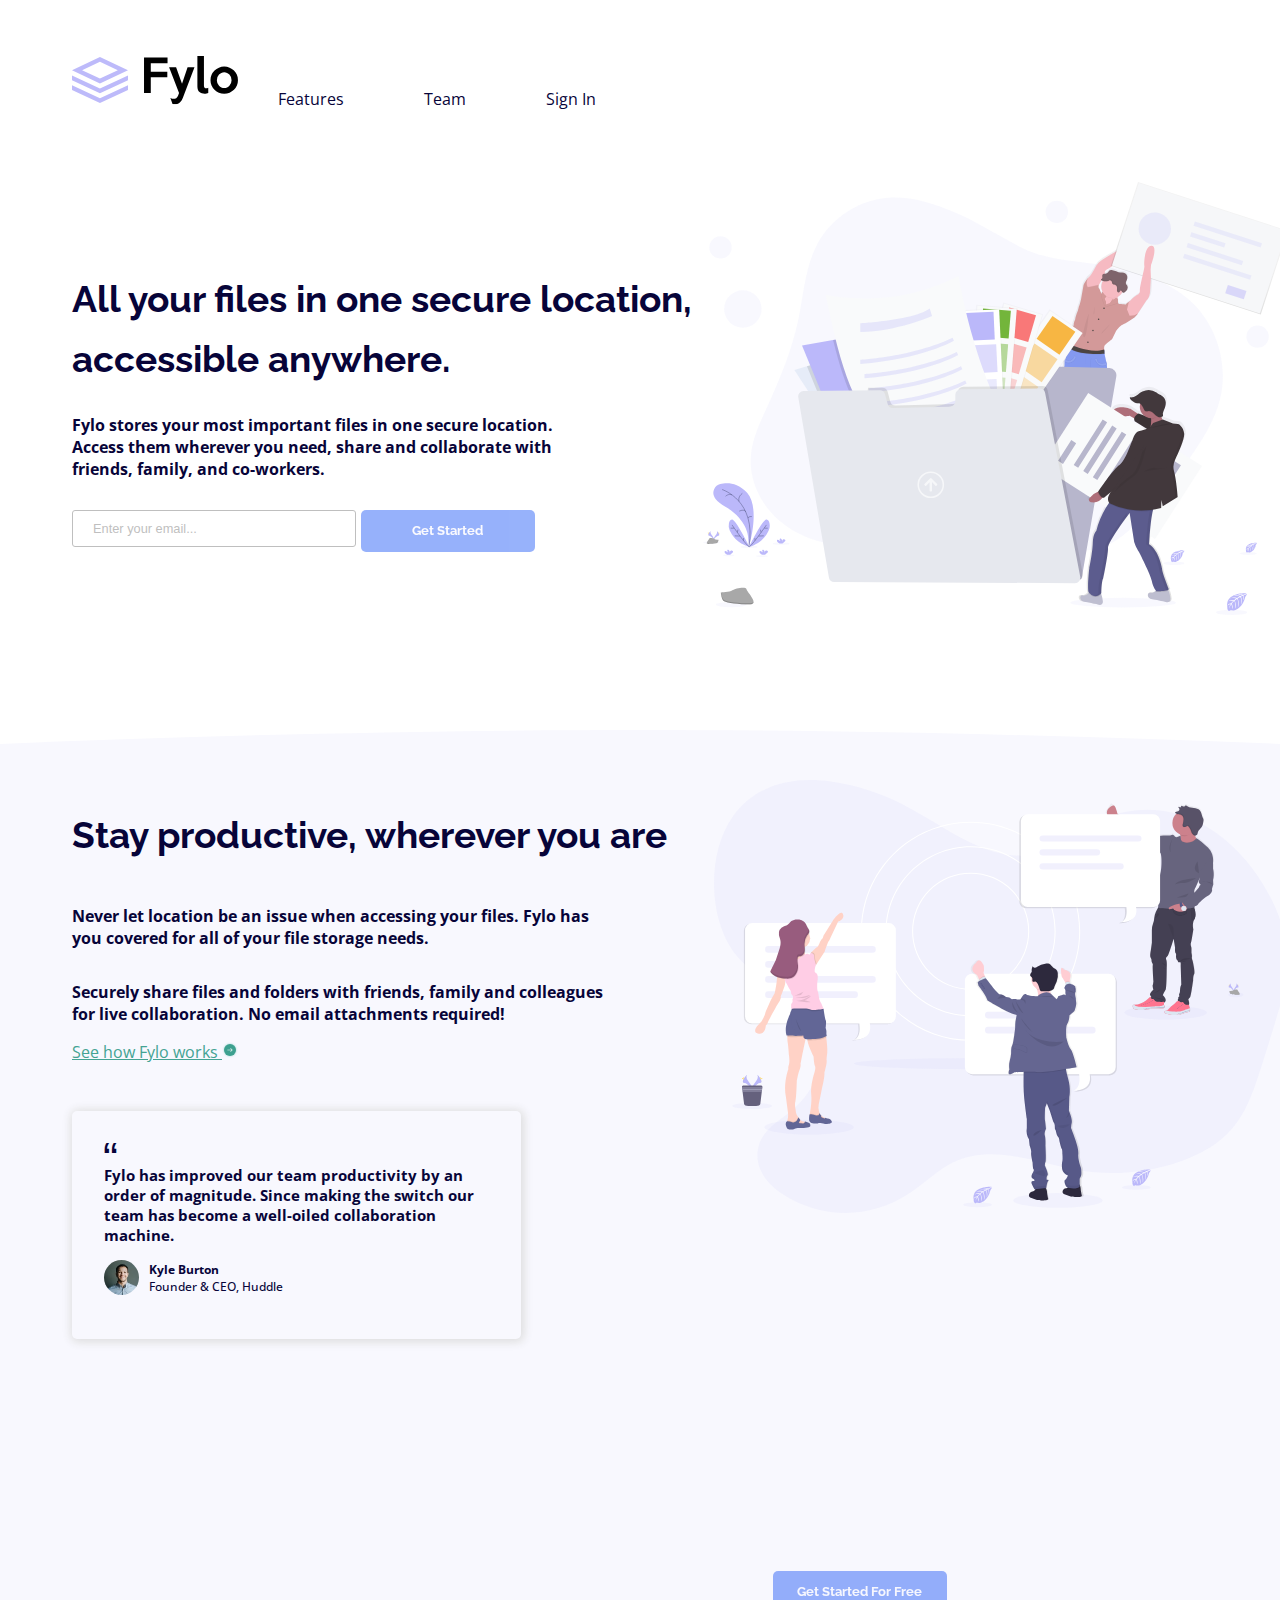
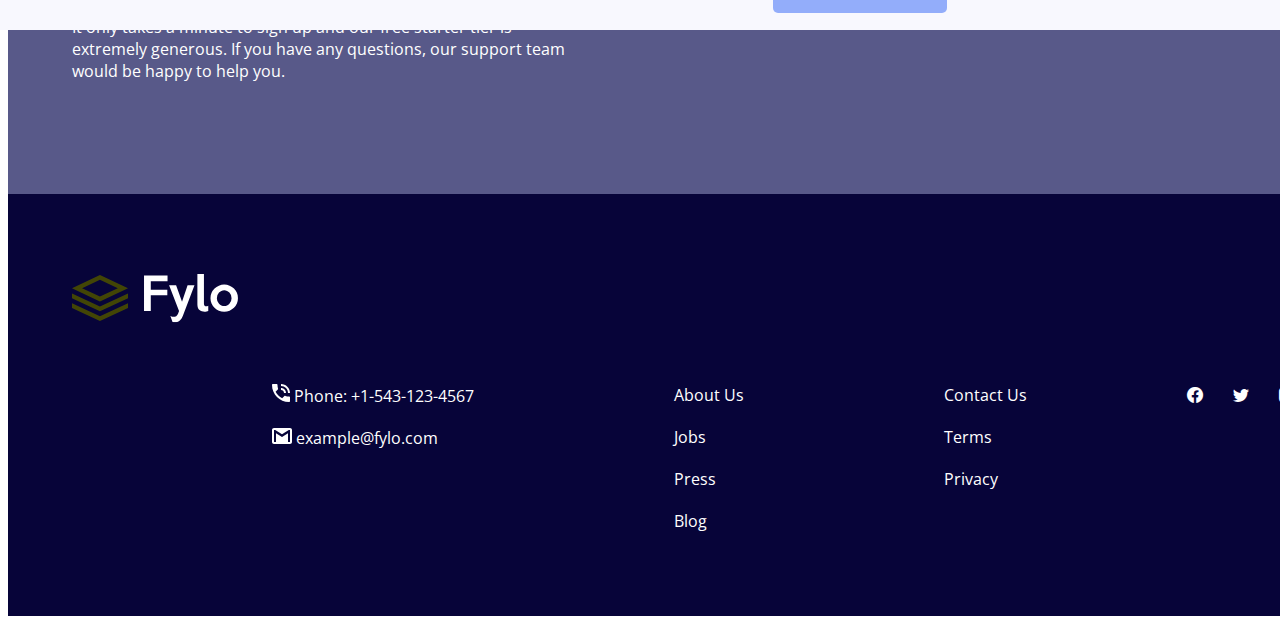
<file: index.html>
<!DOCTYPE html>
<html lang='en'>
<head>
    <meta charset='UTF-8'>
    <meta http-equiv='X-UA-Compatible' content='IE=edge'>
    <meta name='viewport' content='width=device-width, initial-scale=1.0'>
    <title>Frontend Mentor | Fylo Landing Page</title>
    <link rel="icon" type="image" sizes="32x32" href="assets/images/favicon-32x32.png">

    <!-- Boostrap -->
    <link href='https://cdn.jsdelivr.net/npm/bootstrap@5.2.0/dist/css/bootstrap.min.css' rel='stylesheet' integrity='sha384-gH2yIJqKdNHPEq0n4Mqa/HGKIhSkIHeL5AyhkYV8i59U5AR6csBvApHHNl/vI1Bx' crossorigin='anonymous'>
    <!-- Boostrap Icons-->
    <link rel='stylesheet' href='https://cdn.jsdelivr.net/npm/bootstrap-icons@1.9.1/font/bootstrap-icons.css'>

    <!-- CSS -->
    <link rel="stylesheet" href="css/styles.css">

</head>
<body>
    <header class="navegation-bar-sec row">
        <div class="logo col-2">
            <img src="assets/images/logo.svg"/>
        </div>
        <div class="footer-links col-10 px-0">
            <ul>
                <li><a href="#">Features</a></li>
                <li><a href="#">Team</a></li>
                <li><a href="#">Sign In</a></li>
            </ul>
        </div>
    </header>
    <section class="home-sec row">
        <div class="information col-6">
            <h1 class="h1-style">All your files in one secure location, accessible anywhere.</h1>
            <p class="p-style">
                Fylo stores your most important files in one secure location. 
                Access them wherever you need, share and collaborate with friends, 
                family, and co-workers.
            </p>
            <form class="cta-home">
                <div class="input-email">
                    <input id="grupo__correo" type="email" name="correo" placeholder="Enter your email..." required/>
                    <p class="valid-email">Please Check Your Email</p>
                </div>
                <button disabled type="submit" class="send-email">Get Started</button>
            </form>
        </div>
        <div class="image-sec col-5">
            <img class="img-svg" src="assets/images/illustration-1.svg"/>
        </div>
    </section>
    <section class="about-sec row">
        <img class="img-background" src="assets/images/bg-curve-desktop.svg"/>
        <div class="about col-6">
            <h1 class="h1-style">Stay productive, wherever you are</h1>
            <p class="p-style" style="margin-top: 15px;">
                Never let location be an issue when accessing your files. Fylo has you 
                covered for all of your file storage needs.
            </p>
            <p class="p-style">
                Securely share files and folders with friends, family and colleagues for 
                live collaboration. No email attachments required!
            </p>
            <a href="#">See how Fylo works
                <img src="assets/images/icon-arrow.svg" alt="arrow-icon">
            </a>
            <div class="card-testimony">
                <img src="assets/images/icon-quotes.svg" alt="quote" class="quote-img">
                <p class="p-style">
                    Fylo has improved our team productivity by an order of magnitude. Since 
                    making the switch our team has become a well-oiled collaboration machine.
                </p>
                <div class="footer-card">
                    <img src="assets/images/avatar-testimonial.jpg" alt="avatar-testimonial" class="footer-img">
                    <div class="avatar-information">
                        <p class="p-style"> 
                            <b>Kyle Burton</b><br>
                            Founder & CEO, Huddle
                        </p>
                    </div>
                </div>
            </div>
        </div>
        <div class="image-sec col-5" >
            <img class="img-svg" src="assets/images/illustration-2.svg"/>
        </div>
    </section>
    <section class="cta-sec">
        <div class="cta-information">
            <h1 class="h1-style">Get early access today</h1>
            <p> It only takes a minute to sign up and our free starter tier is extremely generous. 
                If you have any questions, our support team would be happy to help you.</p>
        </div>
        <form class="cta-home" style="flex-direction: column; align-items: center;">
            <div class="input-email" id="input-email">
                <input id="input__correo"  type="email" name="correo" placeholder="Enter your email..." required/>
                <p style="color: white;" class="valid-email">Please Check Your Email</p>
            </div>
            <button id="send-email" disabled type="submit" class="send-email-cta">Get Started For Free</button>
        </form>
    </section>
    <footer class="footer-sec">
        <img src="assets/images/logo.svg" alt="logo" class="logo">
        <div class="footer-link">
            <ul>
                <li><img src="assets/images/icon-phone.svg"/> Phone: +1-543-123-4567</li>
                <li><img src="assets/images/icon-email.svg"/> example@fylo.com</li>
            </ul>
            <ul>
                <li>About Us</li>
                <li>Jobs</li>
                <li>Press</li>
                <li>Blog</li>
            </ul>
            <ul>
                <li>Contact Us</li>
                <li>Terms</li>
                <li>Privacy</li>
            </ul>
            <ul class="ul-social-media">
                <li><a><i class="bi bi-facebook"></i></a></li>
                <li><a><i class="bi bi-twitter"></i></a></li>
                <li><a><i class="bi bi-instagram"></i></a></li>
            </ul>
        </div>
    </footer>
    <!-- Boostrap -->
    <script src='https://cdn.jsdelivr.net/npm/bootstrap@5.2.0/dist/js/bootstrap.bundle.min.js' integrity='sha384-A3rJD856KowSb7dwlZdYEkO39Gagi7vIsF0jrRAoQmDKKtQBHUuLZ9AsSv4jD4Xa' crossorigin='anonymous'></script>
    <script src="js/script.js"></script>
</body>
</html>
</file>
<file: css/styles.css>
@import url("https://fonts.googleapis.com/css2?family=Open+Sans&display=swap");
@import url("https://fonts.googleapis.com/css2?family=Raleway:wght@100;700&display=swap");
.img-svg {
  object-fit: cover;
  width: 100%;
}

.image-sec {
  padding-top: 4.5rem;
  margin-right: 3rem;
}

.h1-style {
  font-family: "Raleway", sans-serif;
  font-weight: 700;
  font-size: 2.3rem;
  color: hsl(243deg, 87%, 12%);
  line-height: 60px;
}

.p-style {
  width: 85%;
  color: hsl(243deg, 87%, 12%);
  font-weight: 700;
}

.cta-home {
  margin-top: 30px;
  display: flex;
  gap: 5px;
  width: 75%;
}
.cta-home .input-email {
  display: flex;
  flex-direction: column;
  width: 60%;
}
.cta-home .input-email input {
  border-radius: 3px;
  font-size: 0.8rem;
  box-sizing: border-box;
  padding: 10px 20px;
  border: 1px solid hsl(0deg, 0%, 75%);
  color: black;
}
.cta-home .input-email input::placeholder {
  color: hsl(0deg, 0%, 75%);
}
.cta-home .input-email input:focus {
  border: 1px solid #0075FF;
  outline: none;
}
.cta-home .input-email .wrong-email {
  border: 1px solid red;
}
.cta-home .input-email .wrong-email:focus {
  border: 1px solid red;
  outline: none;
}
.cta-home .input-email .valid-email {
  display: none;
}
.cta-home .input-email .invalid-email {
  margin-top: 5px;
  margin-left: 2px;
  font-size: 12px;
  margin-bottom: 0;
  color: red;
}
.cta-home button {
  width: 174px;
  height: 42px;
  border: none;
  border-radius: 5px;
  font-size: 0.8rem;
  font-family: "Raleway", sans-serif;
  font-weight: 700;
  background-color: hsl(224deg, 93%, 58%);
  color: hsl(240deg, 75%, 98%);
  padding: 10px;
}
.cta-home button:hover {
  cursor: pointer;
  opacity: 0.5;
}
.cta-home button:disabled {
  opacity: 0.5;
  cursor: auto;
}

@media screen and (max-width: 500px) {
  .img-svg {
    object-fit: cover;
    width: 100%;
  }
  .image-sec {
    margin-top: 100px;
    width: 100%;
    margin-right: 0rem;
  }
  .p-style {
    width: 100%;
  }
  .cta-home {
    flex-direction: column;
    gap: 5px;
    width: 100%;
    padding: 5px 30px;
  }
  .cta-home .input-email {
    width: 100%;
  }
  .cta-home button {
    width: 100%;
    margin-left: 0px;
  }
}
body {
  font-family: "Open Sans", sans-serif;
}

.navegation-bar-sec {
  width: 100%;
  display: flex;
  padding-left: 4rem;
  padding-top: 3rem;
}
.navegation-bar-sec .footer-links {
  box-sizing: border-box;
}
.navegation-bar-sec .footer-links ul {
  height: 100%;
  display: flex;
  justify-content: end;
  align-items: center;
}
.navegation-bar-sec .footer-links ul li {
  list-style: none;
  margin-right: 5rem;
}
.navegation-bar-sec .footer-links ul li a {
  text-decoration: none;
  color: hsl(243deg, 87%, 12%);
}

.home-sec {
  width: 100%;
  display: flex;
  padding-left: 4rem;
}
.home-sec .information {
  padding-top: 8.4rem;
}

.about-sec {
  width: 100%;
  display: flex;
  padding-left: 4rem;
  margin-top: 10rem;
}
.about-sec .img-background {
  width: 100%;
  height: 100%;
  object-fit: cover;
  position: absolute;
  left: 0;
  margin-top: -50px;
  padding: 0;
}
.about-sec .about {
  position: relative;
  display: flex;
  flex-direction: column;
}
.about-sec .about a {
  color: #44a393;
}
.about-sec .about a:hover {
  opacity: 0.7;
}
.about-sec .about .card-testimony {
  display: flex;
  flex-direction: column;
  width: 60%;
  margin-top: 3rem;
  padding: 2rem;
  box-shadow: 1px 1px 10px 2px #dddddd;
  border-radius: 5px;
}
.about-sec .about .card-testimony img {
  width: 13px;
}
.about-sec .about .card-testimony .p-style {
  margin-top: 10px;
  font-size: 15px;
  width: 100%;
}
.about-sec .about .card-testimony .footer-card {
  display: flex;
}
.about-sec .about .card-testimony .footer-card img {
  border-radius: 50%;
  width: 35px;
  height: 35px;
}
.about-sec .about .card-testimony .footer-card .avatar-information {
  margin-left: 10px;
  margin-top: -9px;
  display: flex;
  flex-direction: column;
}
.about-sec .about .card-testimony .footer-card .avatar-information .p-style {
  font-size: 12px;
  font-weight: 500;
}
.about-sec .image-sec {
  position: relative;
  padding-top: 0;
}

.cta-sec {
  width: 100%;
  display: flex;
  padding-left: 4rem;
  padding-top: 10rem;
  padding-bottom: 6rem;
  background-color: hsl(238deg, 22%, 44%);
  color: white;
  display: flex;
}
.cta-sec .cta-information {
  width: 60%;
}
.cta-sec .cta-information h1 {
  color: white;
  font-size: 2rem;
}
.cta-sec .cta-information p {
  padding-top: 15px;
  width: 90%;
}
.cta-sec #send-email {
  margin-left: -250px;
}

.footer-sec {
  width: 100%;
  padding-left: 4rem;
  background-color: hsl(243deg, 87%, 12%);
  padding-top: 5rem;
  padding-bottom: 3rem;
  color: white;
}
.footer-sec .logo {
  filter: invert(1);
  margin-bottom: 40px;
}
.footer-sec .footer-link {
  display: flex;
}
.footer-sec .footer-link ul {
  margin-left: 200px;
  padding-left: 0;
}
.footer-sec .footer-link ul li {
  list-style: none;
  margin-bottom: 20px;
}
.footer-sec .footer-link ul li:hover {
  color: #796cf0;
  cursor: pointer;
}
.footer-sec .footer-link .ul-social-media {
  display: flex;
  margin-left: 160px;
}
.footer-sec .footer-link .ul-social-media li {
  flex: 1;
  margin-right: 30px;
}

@media screen and (max-width: 800px) {
  .navegation-bar-sec {
    padding-left: 1rem;
  }
  .navegation-bar-sec .footer-links ul li {
    list-style: none;
    margin-right: 1.5rem;
  }
  .home-sec {
    padding-left: 1rem;
    flex-direction: column-reverse;
  }
  .home-sec .information {
    width: 100%;
    text-align: center;
  }
  .about-sec {
    padding-left: 1rem;
    margin-top: 5rem;
    flex-direction: column-reverse;
  }
  .about-sec .img-background {
    width: 100%;
    height: 100%;
    object-fit: cover;
    position: absolute;
    left: 0;
    margin-top: -50px;
    padding: 0;
  }
  .about-sec .about {
    margin-top: 50px;
    text-align: center;
    width: 100%;
  }
  .about-sec .about .card-testimony {
    width: 100%;
    box-sizing: inherit;
    margin-bottom: 50px;
  }
  .cta-sec {
    padding-top: 3rem;
    flex-direction: column;
    padding-left: 0;
    padding-bottom: 6rem;
    text-align: center;
  }
  .cta-sec .cta-information {
    width: 100%;
  }
  .cta-sec .cta-information h1 {
    width: 100%;
  }
  .cta-sec .cta-information p {
    width: 100%;
  }
  .cta-sec #send-email {
    margin-left: 0px;
  }
  .footer-sec {
    padding-left: 3.5rem;
    padding-right: 3.5rem;
  }
  .footer-sec .footer-link {
    flex-direction: column;
  }
  .footer-sec .footer-link ul {
    padding-left: 0;
    margin-left: 0;
  }
  .footer-sec .footer-link .ul-social-media {
    margin-left: 0;
    margin-top: 20px;
    justify-content: center;
    gap: 20px;
  }
  .footer-sec .footer-link .ul-social-media li {
    flex: 0;
  }
}

/*# sourceMappingURL=styles.css.map */
</file>
